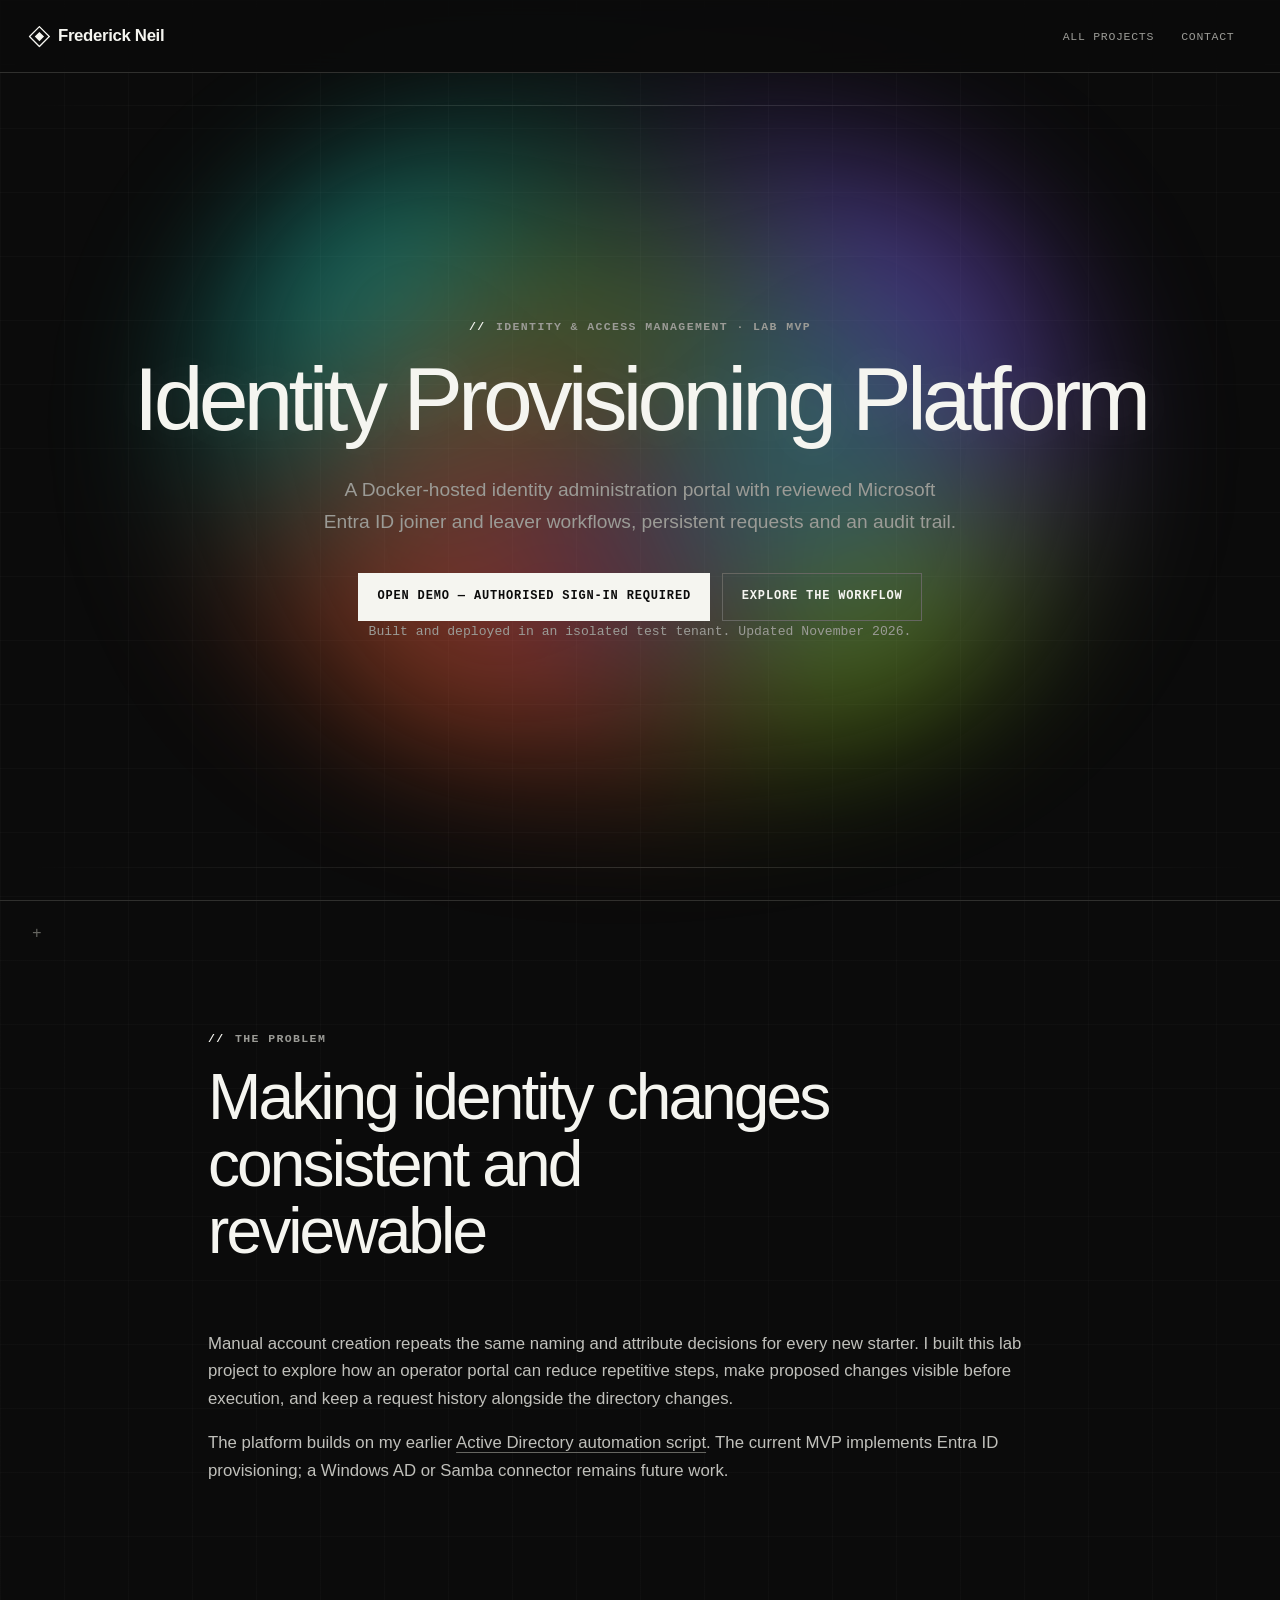
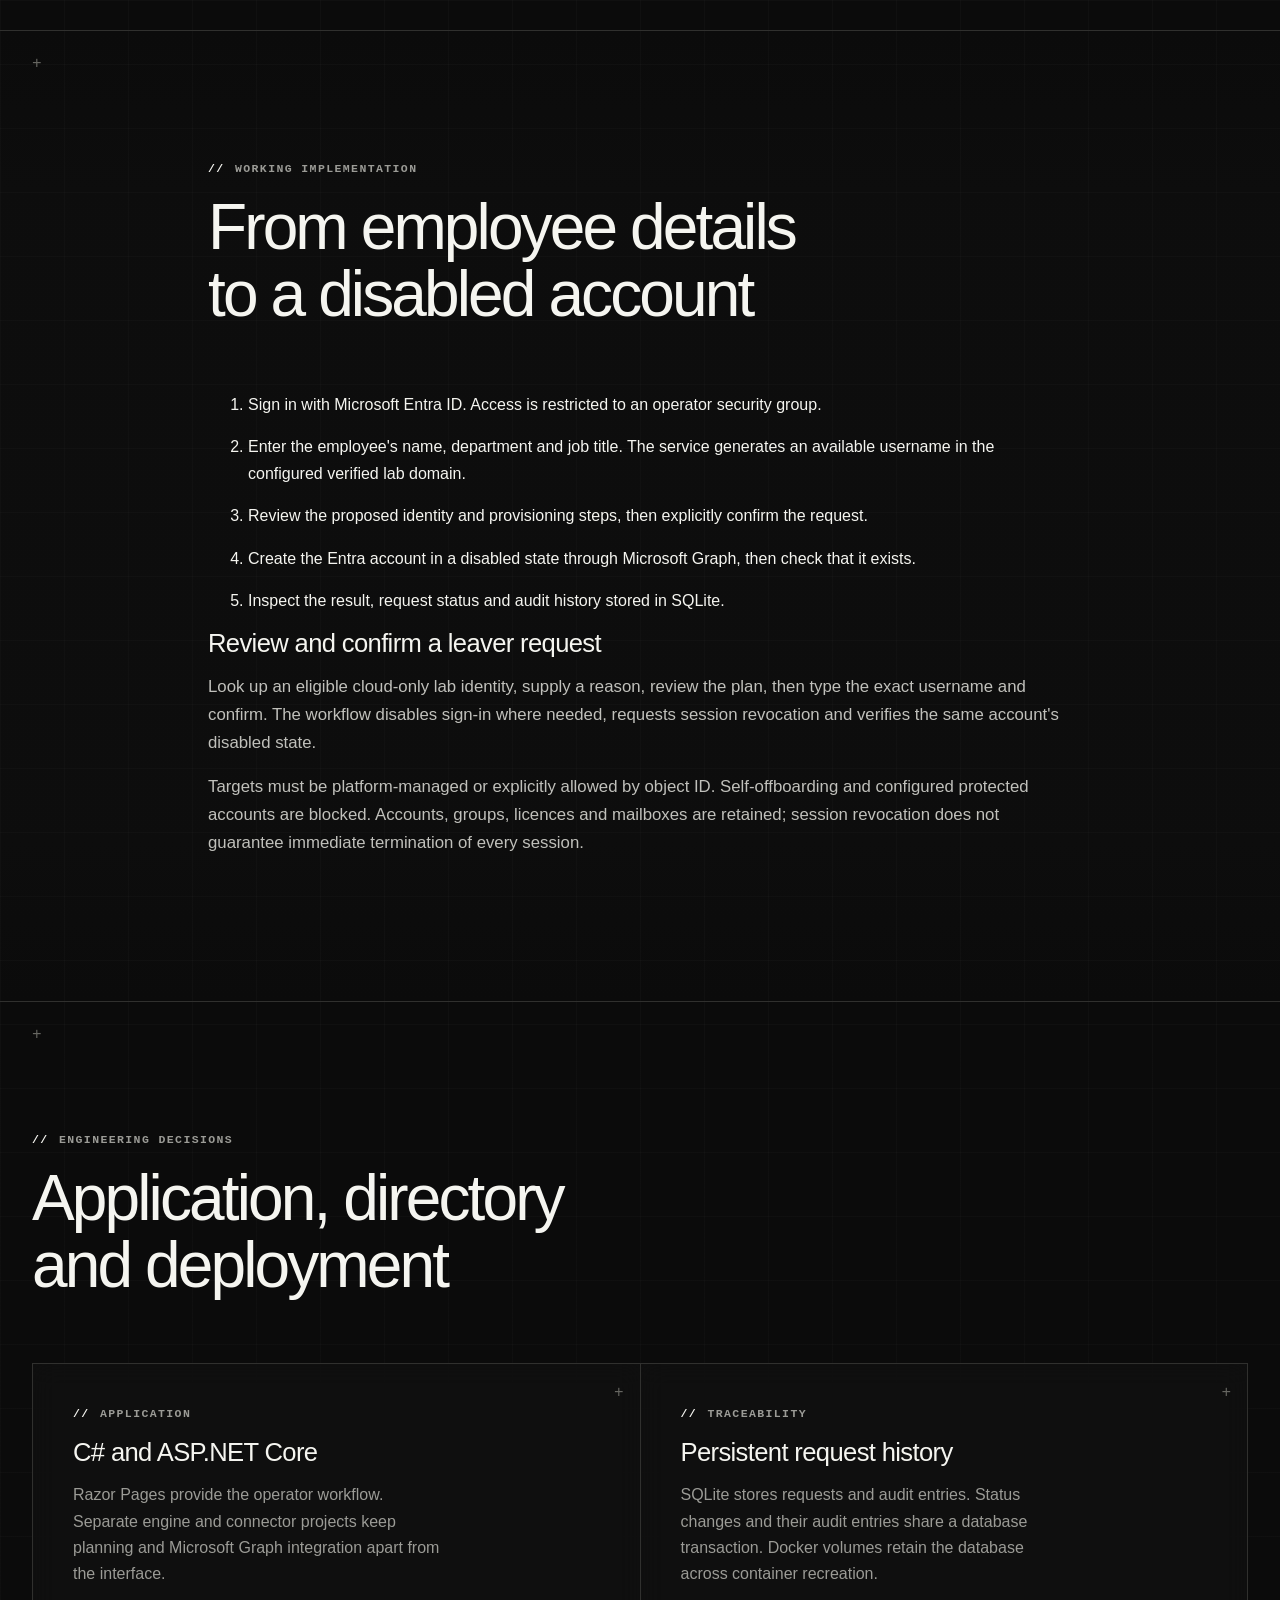
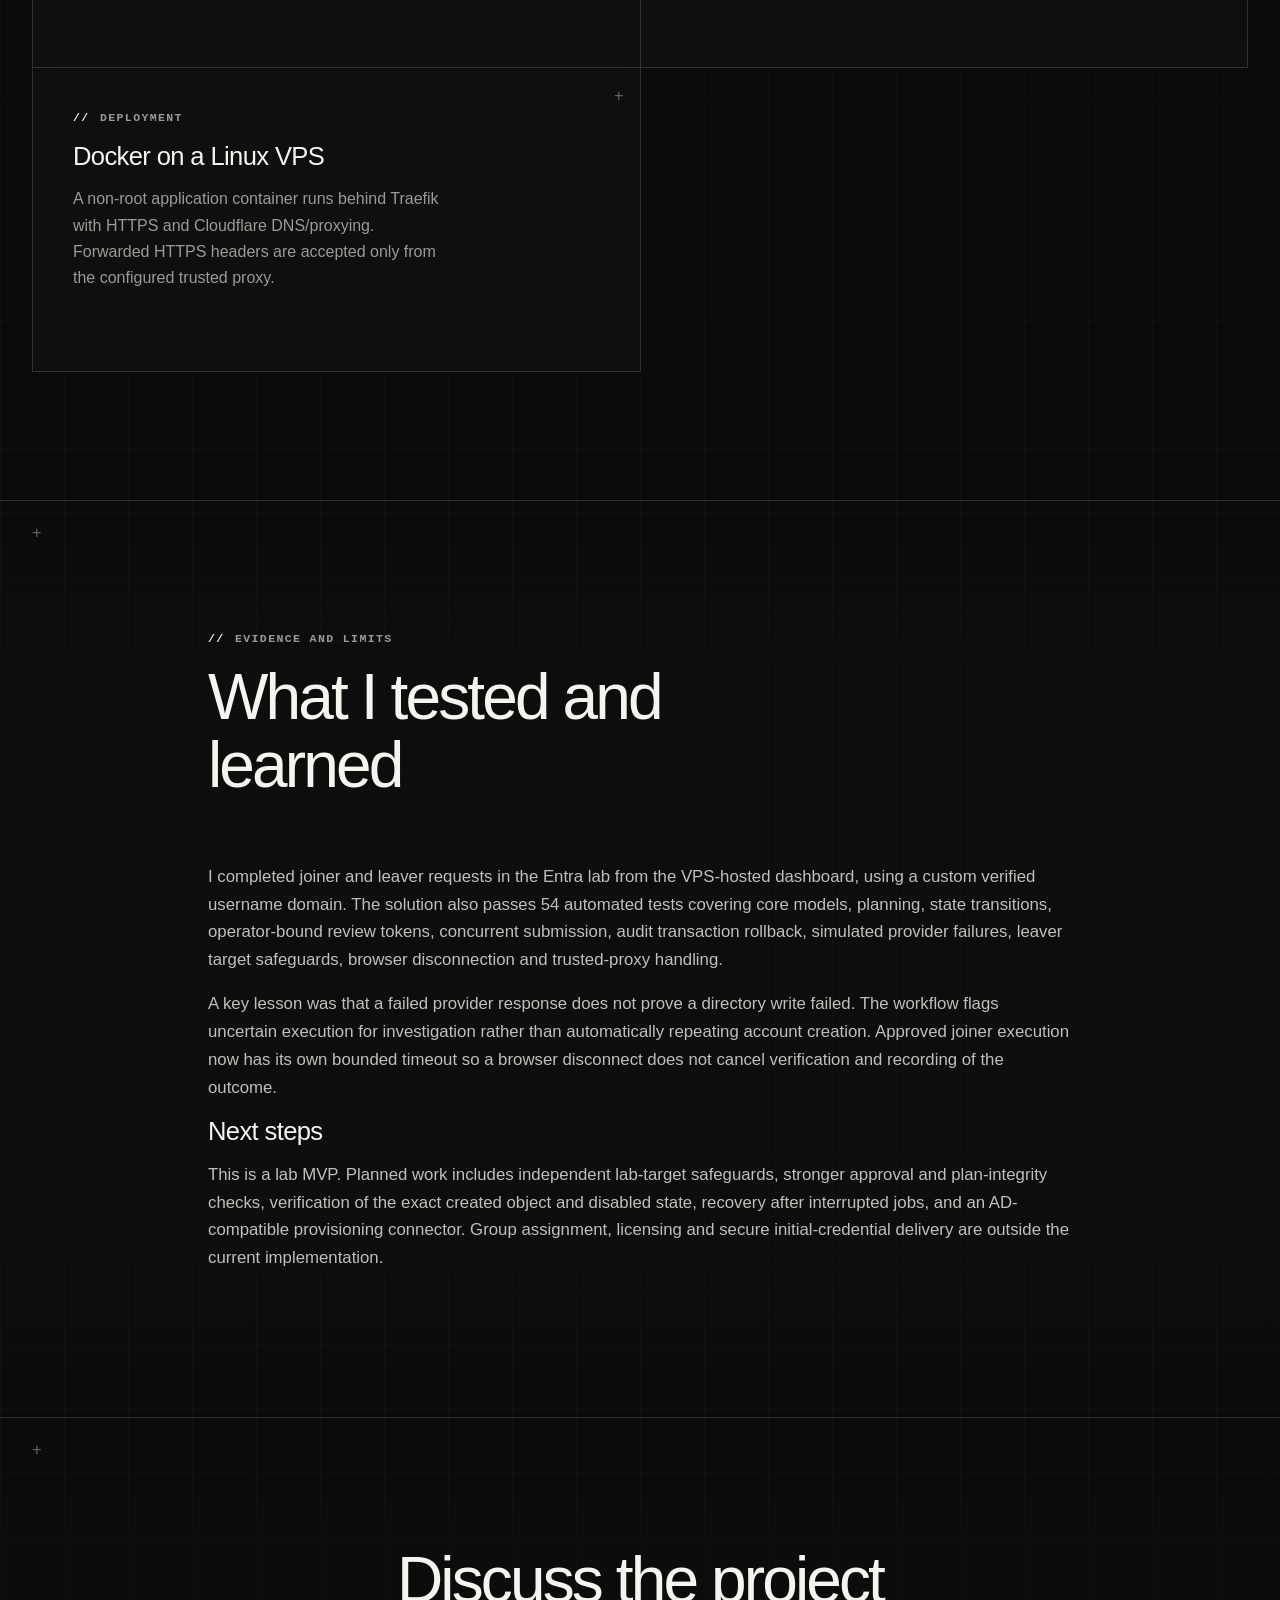
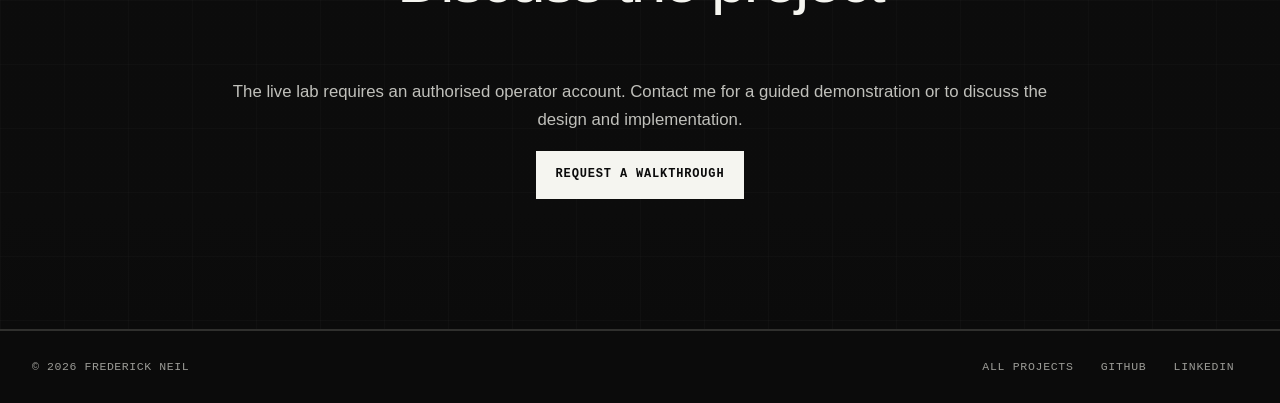
<file: projects/identity-provisioning.html>
<!doctype html>
<html lang="en">
  <head>
    <meta charset="utf-8">
    <meta name="viewport" content="width=device-width, initial-scale=1">
    <meta name="description" content="Frederick Neil's identity provisioning lab: Entra ID joiner and leaver workflows built with C#, Microsoft Graph, SQLite and Docker.">
    <title>Identity Provisioning Platform | Frederick Neil</title>
    <link rel="stylesheet" href="../css/styles.css">
    <script src="../js/main.js" defer></script>
  </head>
  <body>
    <a class="skip-link" href="#main-content">Skip to main content</a>
    <header class="site-header">
      <div class="container header-layout">
        <a class="site-name" href="../index.html">Frederick Neil</a>
        <nav aria-label="Primary navigation">
          <ul class="nav-list">
            <li><a href="../index.html#projects">All projects</a></li>
            <li><a href="../index.html#contact">Contact</a></li>
          </ul>
        </nav>
      </div>
    </header>
    <main id="main-content">
      <div class="hero-aurora" aria-hidden="true"></div>
      <section class="hero">
        <div class="container narrow">
          <p class="eyebrow">Identity &amp; access management &middot; Lab MVP</p>
          <h1>Identity Provisioning Platform</h1>
          <p class="hero-summary">
            A Docker-hosted identity administration portal with reviewed Microsoft Entra ID
            joiner and leaver workflows, persistent requests and an audit trail.
          </p>
          <div class="button-group">
            <a class="button primary" href="https://idam.n8nfred.uk/">Open demo &mdash; authorised sign-in required</a>
            <a class="button secondary" href="#workflow">Explore the workflow</a>
          </div>
          <p class="muted">Built and deployed in an isolated test tenant. Updated November 2026.</p>
        </div>
      </section>
      <section class="section" id="problem">
        <div class="container narrow">
          <p class="eyebrow">The problem</p>
          <h2>Making identity changes consistent and reviewable</h2>
          <p>
            Manual account creation repeats the same naming and attribute decisions for every
            new starter. I built this lab project to explore how an operator portal can reduce
            repetitive steps, make proposed changes visible before execution, and keep a
            request history alongside the directory changes.
          </p>
          <p>
            The platform builds on my earlier
            <a href="https://github.com/freddyneil97/AD_Automation">Active Directory automation script</a>.
            The current MVP implements Entra ID provisioning; a Windows AD or Samba connector
            remains future work.
          </p>
        </div>
      </section>
      <section class="section alternate" id="workflow">
        <div class="container narrow">
          <p class="eyebrow">Working implementation</p>
          <h2>From employee details to a disabled account</h2>
          <ol class="workflow-list">
            <li>Sign in with Microsoft Entra ID. Access is restricted to an operator security group.</li>
            <li>Enter the employee's name, department and job title. The service generates an available username in the configured verified lab domain.</li>
            <li>Review the proposed identity and provisioning steps, then explicitly confirm the request.</li>
            <li>Create the Entra account in a disabled state through Microsoft Graph, then check that it exists.</li>
            <li>Inspect the result, request status and audit history stored in SQLite.</li>
          </ol>
          <h3>Review and confirm a leaver request</h3>
          <p>Look up an eligible cloud-only lab identity, supply a reason, review the plan,
            then type the exact username and confirm. The workflow disables sign-in where needed,
            requests session revocation and verifies the same account's disabled state.</p>
          <p>Targets must be platform-managed or explicitly allowed by object ID. Self-offboarding
            and configured protected accounts are blocked. Accounts, groups, licences and mailboxes
            are retained; session revocation does not guarantee immediate termination of every session.</p>
        </div>
      </section>
      <section class="section" id="engineering">
        <div class="container">
          <p class="eyebrow">Engineering decisions</p>
          <h2>Application, directory and deployment</h2>
          <div class="card-grid">
            <article class="card">
              <p class="card-label">Application</p>
              <h3>C# and ASP.NET Core</h3>
              <p>Razor Pages provide the operator workflow. Separate engine and connector projects keep planning and Microsoft Graph integration apart from the interface.</p>
            </article>
            <article class="card">
              <p class="card-label">Traceability</p>
              <h3>Persistent request history</h3>
              <p>SQLite stores requests and audit entries. Status changes and their audit entries share a database transaction. Docker volumes retain the database across container recreation.</p>
            </article>
            <article class="card">
              <p class="card-label">Deployment</p>
              <h3>Docker on a Linux VPS</h3>
              <p>A non-root application container runs behind Traefik with HTTPS and Cloudflare DNS/proxying. Forwarded HTTPS headers are accepted only from the configured trusted proxy.</p>
            </article>
          </div>
        </div>
      </section>
      <section class="section alternate" id="validation">
        <div class="container narrow">
          <p class="eyebrow">Evidence and limits</p>
          <h2>What I tested and learned</h2>
          <p>
            I completed joiner and leaver requests in the Entra lab from the VPS-hosted dashboard,
            using a custom verified username domain. The solution also passes
            54 automated tests covering core models, planning, state transitions, operator-bound
            review tokens, concurrent submission, audit transaction rollback, simulated provider
            failures, leaver target safeguards, browser disconnection and trusted-proxy handling.
          </p>
          <p>
            A key lesson was that a failed provider response does not prove a directory write
            failed. The workflow flags uncertain execution for investigation rather than
            automatically repeating account creation. Approved joiner execution now has its own bounded
            timeout so a browser disconnect does not cancel verification and recording of the outcome.
          </p>
          <h3>Next steps</h3>
          <p>
            This is a lab MVP. Planned work includes independent lab-target safeguards,
            stronger approval and plan-integrity checks, verification of the exact created
            object and disabled state, recovery after interrupted jobs, and an AD-compatible
            provisioning connector. Group assignment, licensing and secure initial-credential
            delivery are outside the current implementation.
          </p>
        </div>
      </section>
      <section class="section contact">
        <div class="container narrow">
          <h2>Discuss the project</h2>
          <p>The live lab requires an authorised operator account. Contact me for a guided demonstration or to discuss the design and implementation.</p>
          <a class="button primary" href="mailto:freddyneil28@gmail.com">Request a walkthrough</a>
        </div>
      </section>
    </main>
    <footer class="site-footer">
      <div class="container footer-layout">
        <p>&copy; <span id="current-year">2026</span> Frederick Neil</p>
        <ul class="social-list" aria-label="Social links">
          <li><a href="../index.html#projects">All projects</a></li>
          <li><a href="https://github.com/freddyneil97">GitHub</a></li>
          <li><a href="https://www.linkedin.com/in/frederick-neil-354715139/">LinkedIn</a></li>
        </ul>
      </div>
    </footer>
  </body>
</html>
</file>
<file: css/styles.css>
:root {
  color-scheme: dark;
  --color-background: #0b0b0b;
  --color-surface: #111111;
  --color-surface-raised: #171717;
  --color-text: #f5f5f0;
  --color-muted: #9b9b96;
  --color-accent: #f5f5f0;
  --color-accent-contrast: #0b0b0b;
  --color-border: #30302e;
  --color-border-strong: #666661;
  --color-cyan: #3ee9dc;
  --color-violet: #8b5cf6;
  --color-orange: #ff6b3d;
  --color-lime: #b8f23d;
  --font-body: Inter, "Segoe UI", Arial, sans-serif;
  --font-mono: "SFMono-Regular", Consolas, "Liberation Mono", monospace;
  --content-width: 76rem;
  --reading-width: 54rem;
  --header-height: 4.5rem;
}

* {
  box-sizing: border-box;
}

html {
  scroll-behavior: smooth;
  scroll-padding-top: var(--header-height);
}

body {
  min-width: 20rem;
  margin: 0;
  background:
    linear-gradient(rgb(255 255 255 / 2%) 1px, transparent 1px),
    linear-gradient(90deg, rgb(255 255 255 / 2%) 1px, transparent 1px),
    var(--color-background);
  background-size: 4rem 4rem;
  color: var(--color-text);
  font-family: var(--font-body);
  font-size: 1rem;
  line-height: 1.65;
  text-rendering: optimizeLegibility;
}

::selection {
  background: var(--color-text);
  color: var(--color-background);
}

a {
  color: inherit;
  text-decoration-color: var(--color-border-strong);
  text-underline-offset: 0.25em;
}

a:hover {
  text-decoration-color: currentColor;
}

a:focus-visible {
  outline: 2px solid var(--color-text);
  outline-offset: 4px;
}

h1,
h2,
h3,
p {
  margin-top: 0;
}

h1,
h2,
h3 {
  font-weight: 500;
  line-height: 1.05;
}

h1 {
  max-width: 22ch;
  margin-inline: auto;
  margin-bottom: 1.75rem;
  font-size: clamp(2.75rem, 7vw, 6.5rem);
  letter-spacing: -0.055em;
  text-wrap: balance;
}

h2 {
  max-width: 18ch;
  margin-bottom: clamp(2rem, 5vw, 4rem);
  font-size: clamp(2.25rem, 5vw, 4.5rem);
  letter-spacing: -0.045em;
}

h3 {
  margin-bottom: 1rem;
  font-size: clamp(1.35rem, 2vw, 1.75rem);
  letter-spacing: -0.025em;
}

.container {
  width: min(100% - 2rem, var(--content-width));
  margin-inline: auto;
}

.narrow {
  max-width: var(--reading-width);
  margin-inline: auto;
}

.skip-link {
  position: fixed;
  top: 0.75rem;
  left: 0.75rem;
  z-index: 100;
  padding: 0.7rem 0.9rem;
  translate: 0 -200%;
  border: 1px solid var(--color-text);
  background: var(--color-text);
  color: var(--color-background);
  font-family: var(--font-mono);
  font-size: 0.75rem;
  text-transform: uppercase;
}

.skip-link:focus {
  translate: 0;
}

.site-header {
  position: sticky;
  top: 0;
  z-index: 50;
  min-height: var(--header-height);
  border-bottom: 1px solid var(--color-border);
  background: rgb(11 11 11 / 92%);
  backdrop-filter: blur(14px);
}

.header-layout,
.footer-layout {
  display: flex;
  align-items: center;
  justify-content: space-between;
  gap: 1.5rem;
  min-height: var(--header-height);
}

.site-name {
  display: inline-flex;
  align-items: center;
  gap: 0.7rem;
  color: var(--color-text);
  font-size: 1.05rem;
  font-weight: 700;
  letter-spacing: -0.02em;
  text-decoration: none;
}

.site-name::before {
  width: 0.8rem;
  height: 0.8rem;
  border: 1px solid var(--color-text);
  box-shadow: inset 0 0 0 0.2rem var(--color-background);
  background: var(--color-text);
  content: "";
  rotate: 45deg;
}

.nav-list,
.social-list {
  display: flex;
  flex-wrap: wrap;
  gap: 0;
  margin: 0;
  padding: 0;
  list-style: none;
}

.nav-list a,
.social-list a {
  display: block;
  padding: 0.6rem 0.85rem;
  color: var(--color-muted);
  font-family: var(--font-mono);
  font-size: 0.72rem;
  letter-spacing: 0.06em;
  text-decoration: none;
  text-transform: uppercase;
  transition: color 160ms ease, background-color 160ms ease;
}

.nav-list a:hover,
.social-list a:hover {
  background: var(--color-surface-raised);
  color: var(--color-text);
}

main {
  isolation: isolate;
}

.hero {
  position: relative;
  display: grid;
  min-height: calc(100svh - var(--header-height));
  place-items: center;
  padding-block: clamp(6rem, 14vw, 11rem);
  overflow: hidden;
  border-bottom: 1px solid var(--color-border);
  text-align: center;
}

.hero::before,
.hero::after {
  position: absolute;
  left: 50%;
  width: min(100% - 2rem, var(--content-width));
  height: 1px;
  translate: -50% 0;
  background: linear-gradient(90deg, transparent, var(--color-border), transparent);
  content: "";
}

.hero::before {
  top: 2rem;
}

.hero::after {
  bottom: 2rem;
}

.hero .narrow {
  position: relative;
  z-index: 2;
  max-width: 72rem;
}

.hero-aurora {
  position: fixed;
  top: 49%;
  left: 50%;
  z-index: 1;
  width: min(72vw, 58rem);
  aspect-ratio: 1.35;
  translate: -50% -50%;
  border-radius: 50%;
  background:
    radial-gradient(circle at 20% 25%, var(--color-cyan), transparent 38%),
    radial-gradient(circle at 80% 28%, var(--color-violet), transparent 42%),
    radial-gradient(circle at 30% 82%, var(--color-orange), transparent 40%),
    radial-gradient(circle at 76% 76%, var(--color-lime), transparent 36%);
  filter: blur(4.5rem) saturate(125%);
  opacity: 0.5;
  pointer-events: none;
  animation: aurora-drift 14s ease-in-out infinite alternate;
  will-change: translate, rotate, scale;
}

.hero-aurora::after {
  position: absolute;
  inset: 18%;
  border-radius: inherit;
  background: conic-gradient(
    from 90deg,
    var(--color-cyan),
    var(--color-violet),
    var(--color-orange),
    var(--color-lime),
    var(--color-cyan)
  );
  filter: blur(3rem);
  opacity: 0.55;
  content: "";
  animation: aurora-spin 18s linear infinite;
}

.hero h1 {
  text-shadow: 0 0 3rem rgb(255 255 255 / 10%);
}

.hero-summary {
  max-width: 42rem;
  margin-inline: auto;
  margin-bottom: 2.25rem;
  color: var(--color-muted);
  font-size: clamp(1rem, 2vw, 1.2rem);
  text-wrap: balance;
}

.eyebrow,
.card-label {
  margin-bottom: 1rem;
  color: var(--color-muted);
  font-family: var(--font-mono);
  font-size: 0.72rem;
  font-weight: 600;
  letter-spacing: 0.12em;
  text-transform: uppercase;
}

.eyebrow::before,
.card-label::before {
  margin-right: 0.65rem;
  color: var(--color-text);
  content: "//";
}

.button-group {
  display: flex;
  flex-wrap: wrap;
  justify-content: center;
  gap: 0.75rem;
}

.button {
  display: inline-flex;
  min-height: 3rem;
  align-items: center;
  justify-content: center;
  padding: 0.8rem 1.15rem;
  border: 1px solid var(--color-border-strong);
  border-radius: 0;
  font-family: var(--font-mono);
  font-size: 0.75rem;
  font-weight: 700;
  letter-spacing: 0.07em;
  text-decoration: none;
  text-transform: uppercase;
  transition: background-color 160ms ease, color 160ms ease, border-color 160ms ease;
}

.button.primary {
  border-color: var(--color-text);
  background: var(--color-text);
  color: var(--color-accent-contrast);
}

.button.primary:hover {
  background: transparent;
  color: var(--color-text);
}

.button.secondary {
  background: transparent;
  color: var(--color-text);
}

.button.secondary:hover {
  border-color: var(--color-text);
  background:
    linear-gradient(var(--color-surface-raised), var(--color-surface-raised)) padding-box,
    linear-gradient(90deg, var(--color-cyan), var(--color-violet), var(--color-orange)) border-box;
}

@keyframes aurora-drift {
  0% {
    translate: -56% -53%;
    rotate: -8deg;
    scale: 0.92;
  }

  50% {
    translate: -46% -47%;
    rotate: 7deg;
    scale: 1.08;
  }

  100% {
    translate: -52% -50%;
    rotate: -3deg;
    scale: 0.98;
  }
}

@keyframes aurora-spin {
  to {
    rotate: 1turn;
  }
}

.section {
  position: relative;
  padding-block: clamp(5rem, 10vw, 8.5rem);
  border-bottom: 1px solid var(--color-border);
  background: linear-gradient(
    180deg,
    transparent 0%,
    rgb(11 11 11 / 12%) 18%,
    rgb(11 11 11 / 12%) 82%,
    transparent 100%
  );
}

.section > .container {
  position: relative;
  z-index: 2;
}

.section::before {
  position: absolute;
  top: 1.25rem;
  left: max(1rem, calc((100% - var(--content-width)) / 2));
  color: var(--color-border-strong);
  content: "+";
  font-family: var(--font-mono);
}

.alternate {
  background: linear-gradient(
    180deg,
    transparent 0%,
    rgb(23 23 23 / 18%) 18%,
    rgb(23 23 23 / 18%) 82%,
    transparent 100%
  );
}

.section .narrow > p:not(.eyebrow),
.section .container > p:not(.eyebrow),
.experience-item + p {
  color: #c0c0bb;
  font-size: 1.05rem;
}

.about-photo {
  position: relative;
  width: min(100%, 32rem);
  margin: clamp(3rem, 7vw, 5rem) auto 0;
  padding: 0.45rem;
  border: 1px solid var(--color-border);
  background: rgb(17 17 17 / 46%);
}

.about-photo::before {
  position: absolute;
  top: -1.75rem;
  left: 0;
  color: var(--color-muted);
  content: "// at the workspace";
  font-family: var(--font-mono);
  font-size: 0.68rem;
  letter-spacing: 0.08em;
  text-transform: uppercase;
}

.about-photo::after {
  position: absolute;
  right: -0.4rem;
  bottom: -0.65rem;
  color: var(--color-cyan);
  content: "+";
  font-family: var(--font-mono);
}

.about-photo img {
  display: block;
  width: 100%;
  height: auto;
}

.card-grid {
  display: grid;
  grid-template-columns: repeat(2, minmax(0, 1fr));
  border-top: 1px solid var(--color-border);
  border-left: 1px solid var(--color-border);
}

.card {
  position: relative;
  min-height: 19rem;
  padding: clamp(1.5rem, 4vw, 2.5rem);
  border-right: 1px solid var(--color-border);
  border-bottom: 1px solid var(--color-border);
  border-radius: 0;
  background: rgb(17 17 17 / 72%);
  backdrop-filter: blur(0.75rem);
  box-shadow: none;
  transition: background-color 180ms ease, border-color 180ms ease;
}

.card::after {
  position: absolute;
  top: 1rem;
  right: 1rem;
  color: var(--color-border-strong);
  content: "+";
  font-family: var(--font-mono);
}

.card:hover {
  border-color: var(--color-border-strong);
  background: rgb(23 23 23 / 84%);
}

.card p:not(.card-label) {
  max-width: 42ch;
  color: var(--color-muted);
}

.card > a {
  position: absolute;
  right: clamp(1.5rem, 4vw, 2.5rem);
  bottom: clamp(1.5rem, 4vw, 2.5rem);
  left: clamp(1.5rem, 4vw, 2.5rem);
  display: flex;
  justify-content: space-between;
  padding-top: 1rem;
  border-top: 1px solid var(--color-border);
  font-family: var(--font-mono);
  font-size: 0.75rem;
  letter-spacing: 0.04em;
  text-decoration: none;
  text-transform: uppercase;
}

.card.project-feature > a {
  position: static;
  margin-top: 1.5rem;
}

.workflow-list li + li {
  margin-top: 1rem;
}

.badge-grid {
  display: grid;
  grid-template-columns: repeat(auto-fit, minmax(min(100%, 13rem), 1fr));
  gap: clamp(1rem, 2.5vw, 2rem);
}

.badge-card {
  position: relative;
  display: grid;
  aspect-ratio: 1;
  place-items: center;
  border: 0;
  background: transparent;
  text-decoration: none;
  transition: translate 220ms ease;
}

.badge-card::after {
  display: none;
}

.badge-card:hover {
  translate: 0 -0.25rem;
}

.badge-image {
  display: grid;
  width: 100%;
  height: 100%;
  place-items: center;
  padding: clamp(0.75rem, 2vw, 1.5rem);
  background: transparent;
}

.badge-image img {
  display: block;
  width: min(100%, 12rem);
  height: min(100%, 12rem);
  object-fit: contain;
  filter: drop-shadow(0 1rem 2rem rgb(0 0 0 / 38%));
  transition: scale 260ms ease, rotate 260ms ease;
}

.badge-card:hover .badge-image img {
  rotate: -1.5deg;
  scale: 1.04;
}

.experience-item {
  display: grid;
  grid-template-columns: 1fr auto;
  gap: 2rem;
  margin-top: 0;
  padding-top: 2rem;
  border-top: 1px solid var(--color-border);
}

.experience-item h3 {
  margin-bottom: 0.4rem;
}

#experience .container + .container {
  margin-top: 4rem;
}

.muted {
  color: var(--color-muted);
  font-family: var(--font-mono);
  font-size: 0.82rem;
}

.contact {
  min-height: 32rem;
  display: grid;
  place-items: center;
  background: linear-gradient(
    180deg,
    transparent,
    rgb(17 17 17 / 18%) 25%,
    rgb(17 17 17 / 18%) 75%,
    transparent
  );
  color: var(--color-text);
  text-align: center;
}

.contact::before {
  color: var(--color-border-strong);
}

.contact h2 {
  margin-inline: auto;
}

.contact .eyebrow,
.contact p {
  color: #c0c0bb !important;
}

.contact .button.primary {
  border-color: var(--color-text);
  background: var(--color-text);
  color: var(--color-background);
}

.contact .button.primary:hover {
  background: transparent;
  color: var(--color-text);
}

.site-footer {
  border-top: 1px solid var(--color-border);
  background: var(--color-background);
  color: var(--color-muted);
}

.site-footer p {
  margin-bottom: 0;
  font-family: var(--font-mono);
  font-size: 0.72rem;
  letter-spacing: 0.05em;
  text-transform: uppercase;
}

@media (max-width: 48rem) {
  :root {
    --header-height: auto;
  }

  .header-layout,
  .footer-layout {
    align-items: flex-start;
    flex-direction: column;
    padding-block: 1rem;
  }

  .nav-list {
    width: 100%;
    border-top: 1px solid var(--color-border);
  }

  .nav-list li {
    flex: 1 1 auto;
  }

  .nav-list a {
    padding-inline: 0.55rem;
    text-align: center;
  }

  .hero {
    min-height: auto;
  }

  .hero-aurora {
    width: 120vw;
    filter: blur(4rem) saturate(120%);
    opacity: 0.46;
  }

  .card-grid {
    grid-template-columns: 1fr;
  }

  .card {
    min-height: 18rem;
  }

  .experience-item {
    grid-template-columns: 1fr;
    gap: 0.5rem;
  }
}

@media (max-width: 30rem) {
  .nav-list li {
    flex-basis: 33%;
  }

  h1 {
    font-size: clamp(2.5rem, 13vw, 4rem);
  }

  .button-group,
  .button {
    width: 100%;
  }
}

@media (prefers-reduced-motion: reduce) {
  html {
    scroll-behavior: auto;
  }

  *,
  *::before,
  *::after {
    animation-duration: 0.01ms !important;
    animation-iteration-count: 1 !important;
    transition-duration: 0.01ms !important;
  }
}
</file>
